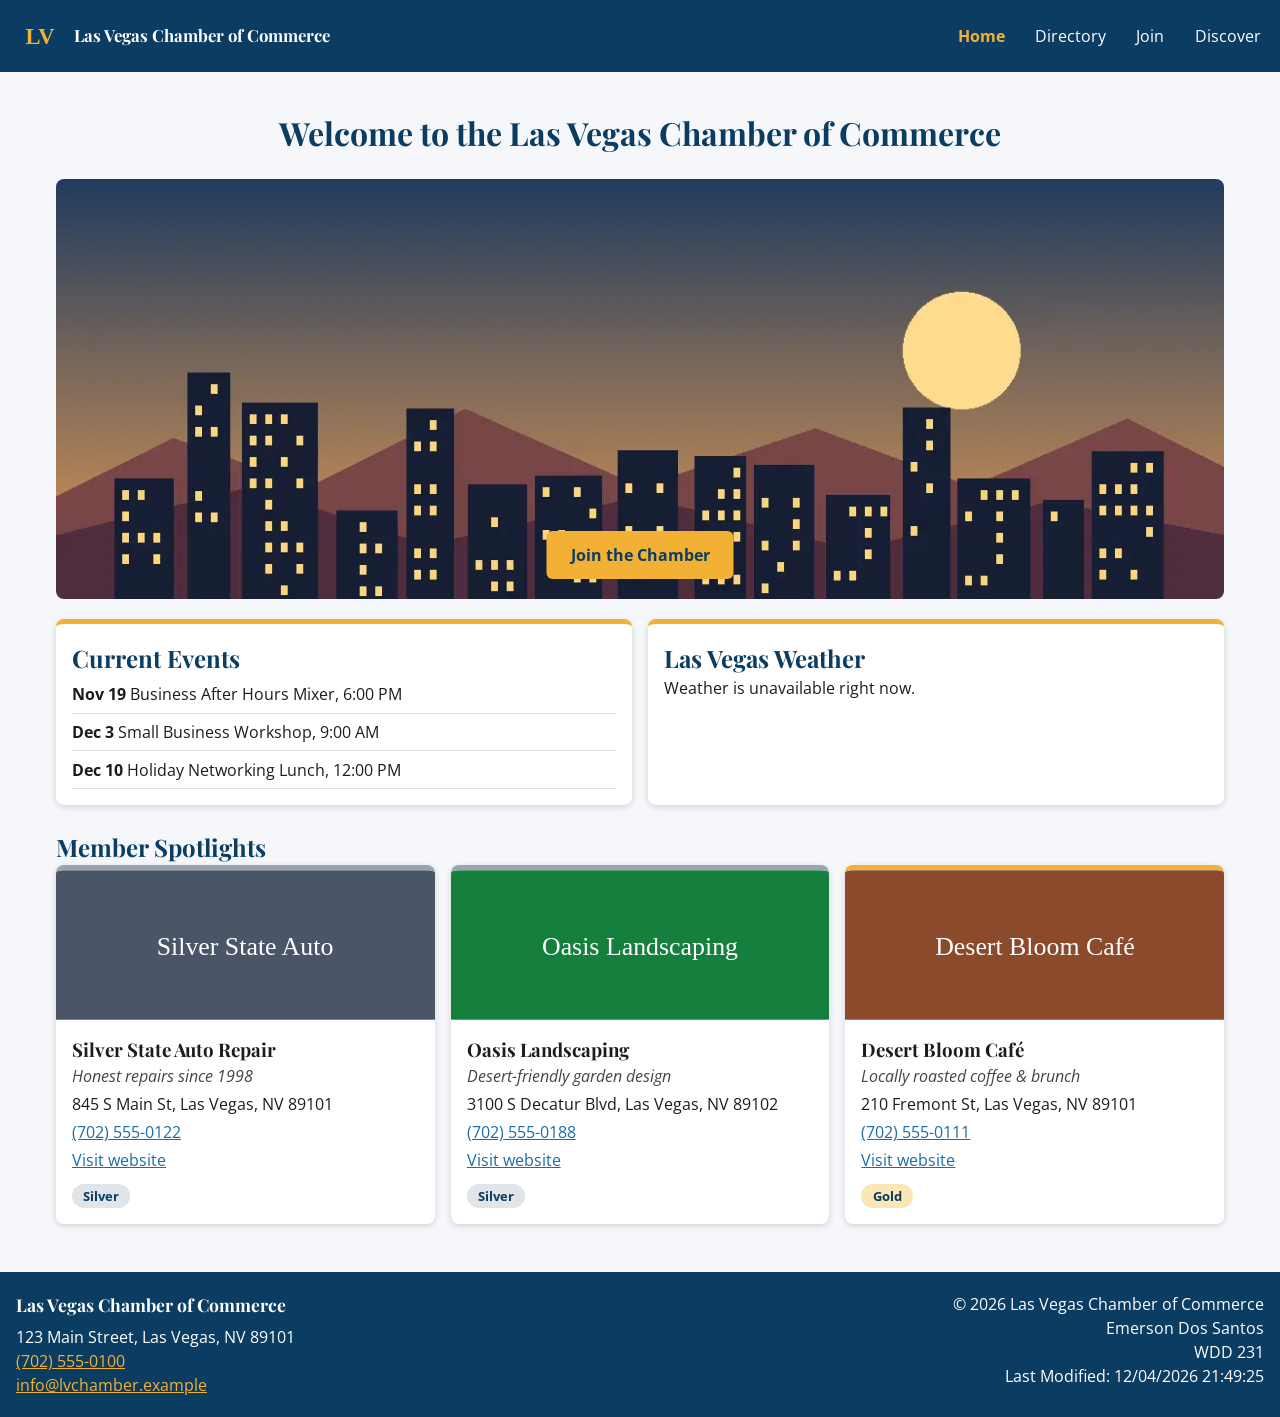
<file: chamber/index.html>
<!DOCTYPE html>
<html lang="en">
<head>
  <meta charset="UTF-8">
  <meta name="viewport" content="width=device-width, initial-scale=1">
  <title>Home | Las Vegas Chamber of Commerce</title>
  <meta name="description" content="Welcome to the Las Vegas Chamber of Commerce. See upcoming events, local weather and featured member businesses.">
  <meta name="author" content="Emerson Dos Santos">

  <link rel="icon" type="image/svg+xml" href="images/favicon.svg">

  <!-- Facebook / Open Graph -->
  <meta property="og:title" content="Home | Las Vegas Chamber of Commerce">
  <meta property="og:description" content="Events, weather and featured businesses from the Las Vegas Chamber of Commerce.">
  <meta property="og:image" content="https://emersonsud.github.io/wdd231/chamber/images/og-image.png">
  <meta property="og:url" content="https://emersonsud.github.io/wdd231/chamber/index.html">
  <meta property="og:type" content="website">

  <link rel="preconnect" href="https://fonts.googleapis.com">
  <link rel="preconnect" href="https://fonts.gstatic.com" crossorigin>
  <link href="https://fonts.googleapis.com/css2?family=Open+Sans:wght@400;700&family=Playfair+Display:wght@700&display=swap" rel="stylesheet">
  <link rel="stylesheet" href="styles/normalize.css">
  <link rel="stylesheet" href="styles/small.css">
  <link rel="stylesheet" href="styles/larger.css">
  <script src="scripts/home.js" type="module"></script>
</head>
<body>
  <header>
    <a href="index.html" class="brand">
      <img src="images/favicon.svg" alt="Las Vegas Chamber logo" width="48" height="48">
      <span>Las Vegas Chamber of Commerce</span>
    </a>
    <button id="menu-button" aria-expanded="false" aria-controls="primary-nav" aria-label="Toggle menu">&#9776;</button>
    <nav id="primary-nav" aria-label="Main navigation">
      <ul>
        <li><a href="index.html" class="active" aria-current="page">Home</a></li>
        <li><a href="directory.html">Directory</a></li>
        <li><a href="join.html">Join</a></li>
        <li><a href="discover.html">Discover</a></li>
      </ul>
    </nav>
  </header>

  <main>
    <h1>Welcome to the Las Vegas Chamber of Commerce</h1>

    <section class="hero" aria-label="Featured">
      <img src="images/hero-1200.webp"
           srcset="images/hero-600.webp 600w, images/hero-1200.webp 1200w"
           sizes="100vw" width="1200" height="500"
           alt="Las Vegas skyline at sunset with mountains in the background"
           fetchpriority="high">
      <a href="join.html" class="cta">Join the Chamber</a>
    </section>

    <div class="home-grid">
      <section class="panel" id="events">
        <h2>Current Events</h2>
        <ul>
          <li><strong>Nov 19</strong> Business After Hours Mixer, 6:00 PM</li>
          <li><strong>Dec 3</strong> Small Business Workshop, 9:00 AM</li>
          <li><strong>Dec 10</strong> Holiday Networking Lunch, 12:00 PM</li>
        </ul>
      </section>

      <section class="panel" id="weather">
        <h2>Las Vegas Weather</h2>
        <div id="weather-content">
          <div class="weather-now">
            <img id="weather-icon" src="[data-uri]" alt="" width="50" height="50">
            <p><span id="temp">--°F</span> <span id="desc">Loading...</span></p>
          </div>
          <h3>3-Day Forecast</h3>
          <ul id="forecast"></ul>
        </div>
      </section>
    </div>

    <section class="spotlight-section">
      <h2>Member Spotlights</h2>
      <div id="spotlights"></div>
    </section>
  </main>

  <footer>
    <div class="footer-contact">
      <h2>Las Vegas Chamber of Commerce</h2>
      <p>123 Main Street, Las Vegas, NV 89101</p>
      <p><a href="tel:+17025550100">(702) 555-0100</a></p>
      <p><a href="mailto:info@lvchamber.example">info@lvchamber.example</a></p>
    </div>
    <div class="footer-dev">
      <p>&copy; <span id="year"></span> Las Vegas Chamber of Commerce</p>
      <p>Emerson Dos Santos</p>
      <p>WDD 231</p>
      <p>Last Modified: <span id="lastModified"></span></p>
    </div>
  </footer>
</body>
</html>
</file>
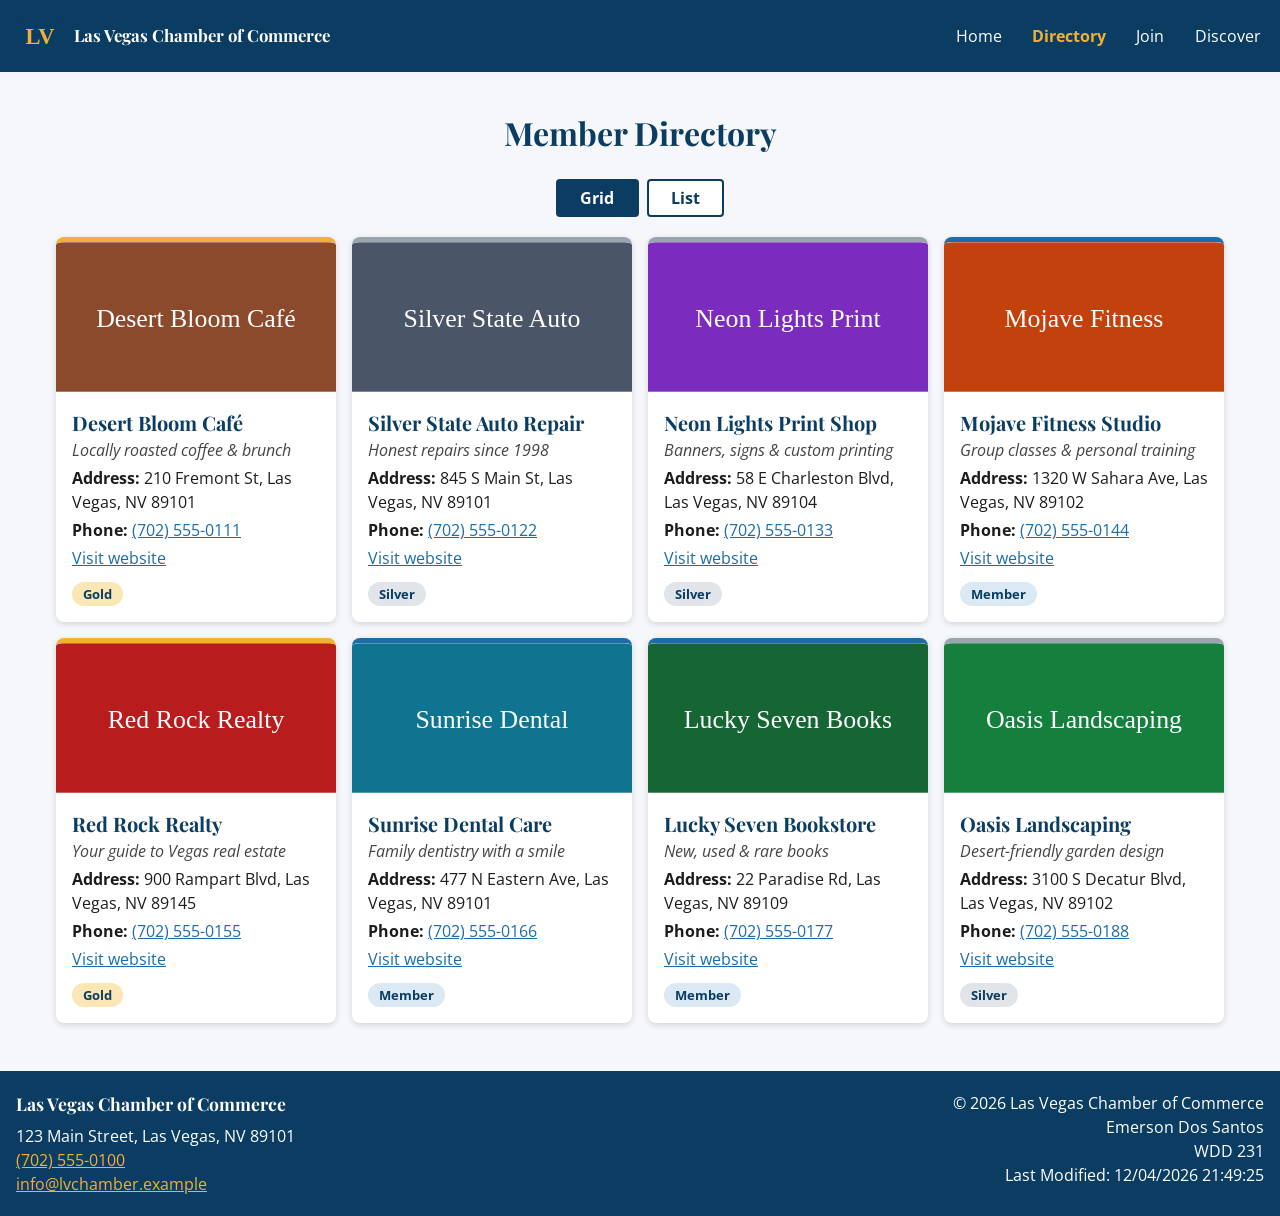
<file: chamber/directory.html>
<!DOCTYPE html>
<html lang="en">
<head>
  <meta charset="UTF-8">
  <meta name="viewport" content="width=device-width, initial-scale=1">
  <title>Directory | Las Vegas Chamber of Commerce</title>
  <meta name="description" content="Browse the member directory of the Las Vegas Chamber of Commerce: local businesses, contact details and membership levels.">
  <meta name="author" content="Emerson Dos Santos">

  <link rel="icon" type="image/svg+xml" href="images/favicon.svg">

  <!-- Facebook / Open Graph -->
  <meta property="og:title" content="Directory | Las Vegas Chamber of Commerce">
  <meta property="og:description" content="Discover the local businesses that make up the Las Vegas Chamber of Commerce.">
  <meta property="og:image" content="https://emersonsud.github.io/wdd231/chamber/images/og-image.png">
  <meta property="og:url" content="https://emersonsud.github.io/wdd231/chamber/directory.html">
  <meta property="og:type" content="website">

  <link rel="preconnect" href="https://fonts.googleapis.com">
  <link rel="preconnect" href="https://fonts.gstatic.com" crossorigin>
  <link href="https://fonts.googleapis.com/css2?family=Open+Sans:wght@400;700&family=Playfair+Display:wght@700&display=swap" rel="stylesheet">
  <link rel="stylesheet" href="styles/normalize.css">
  <link rel="stylesheet" href="styles/small.css">
  <link rel="stylesheet" href="styles/larger.css">
  <script src="scripts/directory.js" type="module"></script>
</head>
<body>
  <header>
    <a href="index.html" class="brand">
      <img src="images/favicon.svg" alt="Las Vegas Chamber logo" width="48" height="48">
      <span>Las Vegas Chamber of Commerce</span>
    </a>
    <button id="menu-button" aria-expanded="false" aria-controls="primary-nav" aria-label="Toggle menu">&#9776;</button>
    <nav id="primary-nav" aria-label="Main navigation">
      <ul>
        <li><a href="index.html">Home</a></li>
        <li><a href="directory.html" class="active" aria-current="page">Directory</a></li>
        <li><a href="join.html">Join</a></li>
        <li><a href="discover.html">Discover</a></li>
      </ul>
    </nav>
  </header>

  <main>
    <h1>Member Directory</h1>
    <div class="view-controls" role="group" aria-label="Choose layout">
      <button id="grid" class="active" aria-pressed="true">Grid</button>
      <button id="list" aria-pressed="false">List</button>
    </div>
    <section id="members" class="grid" aria-live="polite"></section>
  </main>

  <footer>
    <div class="footer-contact">
      <h2>Las Vegas Chamber of Commerce</h2>
      <p>123 Main Street, Las Vegas, NV 89101</p>
      <p><a href="tel:+17025550100">(702) 555-0100</a></p>
      <p><a href="mailto:info@lvchamber.example">info@lvchamber.example</a></p>
    </div>
    <div class="footer-dev">
      <p>&copy; <span id="year"></span> Las Vegas Chamber of Commerce</p>
      <p>Emerson Dos Santos</p>
      <p>WDD 231</p>
      <p>Last Modified: <span id="lastModified"></span></p>
    </div>
  </footer>
</body>
</html>
</file>
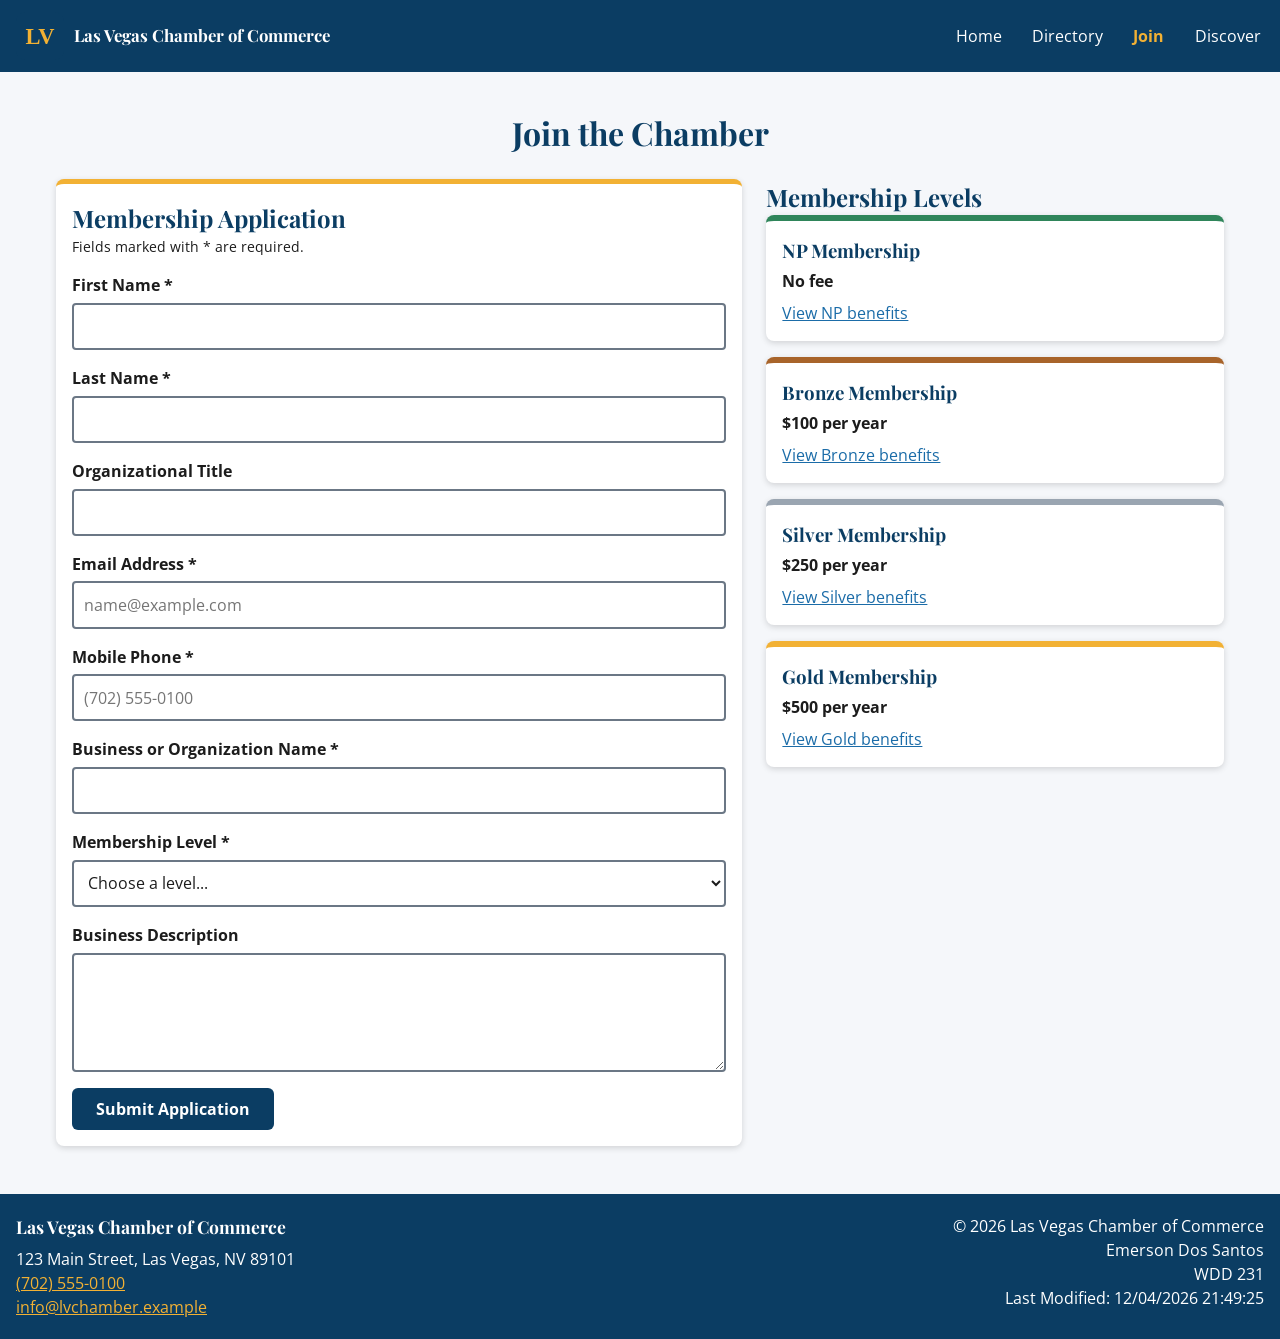
<file: chamber/join.html>
<!DOCTYPE html>
<html lang="en">
<head>
  <meta charset="UTF-8">
  <meta name="viewport" content="width=device-width, initial-scale=1">
  <title>Join | Las Vegas Chamber of Commerce</title>
  <meta name="description" content="Apply for membership in the Las Vegas Chamber of Commerce and compare the NP, Bronze, Silver and Gold membership levels.">
  <meta name="author" content="Emerson Dos Santos">
  <meta property="og:title" content="Join | Las Vegas Chamber of Commerce">
  <meta property="og:description" content="Apply for membership and compare the benefits of each level.">
  <meta property="og:image" content="https://emersonsud.github.io/wdd231/chamber/images/og-image.png">
  <meta property="og:url" content="https://emersonsud.github.io/wdd231/chamber/join.html">
  <meta property="og:type" content="website">
  <link rel="icon" type="image/svg+xml" href="images/favicon.svg">
  <link rel="preconnect" href="https://fonts.googleapis.com">
  <link rel="preconnect" href="https://fonts.gstatic.com" crossorigin>
  <link href="https://fonts.googleapis.com/css2?family=Open+Sans:wght@400;700&family=Playfair+Display:wght@700&display=swap" rel="stylesheet">
  <link rel="stylesheet" href="styles/normalize.css">
  <link rel="stylesheet" href="styles/small.css">
  <link rel="stylesheet" href="styles/larger.css">
  <script src="scripts/join.js" type="module"></script>
</head>
<body>
  <header>
    <a href="index.html" class="brand">
      <img src="images/favicon.svg" alt="Las Vegas Chamber logo" width="48" height="48">
      <span>Las Vegas Chamber of Commerce</span>
    </a>
    <button id="menu-button" aria-expanded="false" aria-controls="primary-nav" aria-label="Toggle menu">&#9776;</button>
    <nav id="primary-nav" aria-label="Main navigation">
      <ul>
        <li><a href="index.html">Home</a></li>
        <li><a href="directory.html">Directory</a></li>
        <li><a href="join.html" class="active" aria-current="page">Join</a></li>
        <li><a href="discover.html">Discover</a></li>
      </ul>
    </nav>
  </header>

  <main>
    <h1>Join the Chamber</h1>

    <div class="join-layout">
      <section class="panel" aria-labelledby="form-title">
        <h2 id="form-title">Membership Application</h2>
        <p class="req-note">Fields marked with * are required.</p>

        <form class="join-form" action="thankyou.html" method="get">
          <label>First Name <span aria-hidden="true">*</span>
            <input type="text" name="fname" title="Enter your first name" autocomplete="given-name" required>
          </label>

          <label>Last Name <span aria-hidden="true">*</span>
            <input type="text" name="lname" title="Enter your last name" autocomplete="family-name" required>
          </label>

          <label>Organizational Title
            <input type="text" name="orgtitle" title="At least 7 characters: letters, hyphens and spaces only" autocomplete="organization-title" pattern="[A-Za-z\- ]{7,}">
          </label>

          <label>Email Address <span aria-hidden="true">*</span>
            <input type="email" name="email" title="Enter a valid email address" autocomplete="email" placeholder="name@example.com" required>
          </label>

          <label>Mobile Phone <span aria-hidden="true">*</span>
            <input type="tel" name="phone" title="Enter a mobile phone number with at least 10 digits" autocomplete="tel" pattern="[0-9+\(\)\-\s.]{10,20}" placeholder="(702) 555-0100" required>
          </label>

          <label>Business or Organization Name <span aria-hidden="true">*</span>
            <input type="text" name="organization" title="Enter the name of your business or organization" autocomplete="organization" required>
          </label>

          <label>Membership Level <span aria-hidden="true">*</span>
            <select name="membership" title="Choose a membership level" required>
              <option value="">Choose a level...</option>
              <option value="np">NP Membership (non-profit, no fee)</option>
              <option value="bronze">Bronze Membership</option>
              <option value="silver">Silver Membership</option>
              <option value="gold">Gold Membership</option>
            </select>
          </label>

          <label>Business Description
            <textarea name="description" title="Briefly describe your business or organization" rows="4"></textarea>
          </label>

          <input type="hidden" name="timestamp" id="timestamp">

          <button type="submit">Submit Application</button>
        </form>
      </section>

      <section class="levels" aria-labelledby="levels-title">
        <h2 id="levels-title">Membership Levels</h2>
        <div class="level-list">
          <article class="membership-card np">
            <h3>NP Membership</h3>
            <p class="price">No fee</p>
            <a href="#np-modal" data-modal="np-modal">View NP benefits</a>
          </article>
          <article class="membership-card bronze">
            <h3>Bronze Membership</h3>
            <p class="price">$100 per year</p>
            <a href="#bronze-modal" data-modal="bronze-modal">View Bronze benefits</a>
          </article>
          <article class="membership-card silver">
            <h3>Silver Membership</h3>
            <p class="price">$250 per year</p>
            <a href="#silver-modal" data-modal="silver-modal">View Silver benefits</a>
          </article>
          <article class="membership-card gold">
            <h3>Gold Membership</h3>
            <p class="price">$500 per year</p>
            <a href="#gold-modal" data-modal="gold-modal">View Gold benefits</a>
          </article>
        </div>
      </section>
    </div>
  </main>

  <dialog id="np-modal" aria-labelledby="np-title">
    <button type="button" class="modal-close" aria-label="Close NP benefits">&times;</button>
    <h2 id="np-title">NP Membership</h2>
    <p>For non-profit organizations. No fee.</p>
    <ul class="benefits">
      <li>Listing in the member directory</li>
      <li>Monthly chamber newsletter</li>
      <li>Access to open networking events</li>
    </ul>
  </dialog>

  <dialog id="bronze-modal" aria-labelledby="bronze-title">
    <button type="button" class="modal-close" aria-label="Close Bronze benefits">&times;</button>
    <h2 id="bronze-title">Bronze Membership</h2>
    <p>$100 per year.</p>
    <ul class="benefits">
      <li>Everything in NP membership</li>
      <li>Discounts on chamber events</li>
      <li>Business listing with website link</li>
    </ul>
  </dialog>

  <dialog id="silver-modal" aria-labelledby="silver-title">
    <button type="button" class="modal-close" aria-label="Close Silver benefits">&times;</button>
    <h2 id="silver-title">Silver Membership</h2>
    <p>$250 per year.</p>
    <ul class="benefits">
      <li>Everything in Bronze membership</li>
      <li>Free admission to training workshops</li>
      <li>Spotlight position on the home page</li>
    </ul>
  </dialog>

  <dialog id="gold-modal" aria-labelledby="gold-title">
    <button type="button" class="modal-close" aria-label="Close Gold benefits">&times;</button>
    <h2 id="gold-title">Gold Membership</h2>
    <p>$500 per year.</p>
    <ul class="benefits">
      <li>Everything in Silver membership</li>
      <li>Priority spotlight position on the home page</li>
      <li>Free event advertising and a banner in the newsletter</li>
    </ul>
  </dialog>

  <footer>
    <div class="footer-contact">
      <h2>Las Vegas Chamber of Commerce</h2>
      <p>123 Main Street, Las Vegas, NV 89101</p>
      <p><a href="tel:+17025550100">(702) 555-0100</a></p>
      <p><a href="mailto:info@lvchamber.example">info@lvchamber.example</a></p>
    </div>
    <div class="footer-dev">
      <p>&copy; <span id="year"></span> Las Vegas Chamber of Commerce</p>
      <p>Emerson Dos Santos</p>
      <p>WDD 231</p>
      <p>Last Modified: <span id="lastModified"></span></p>
    </div>
  </footer>
</body>
</html>
</file>
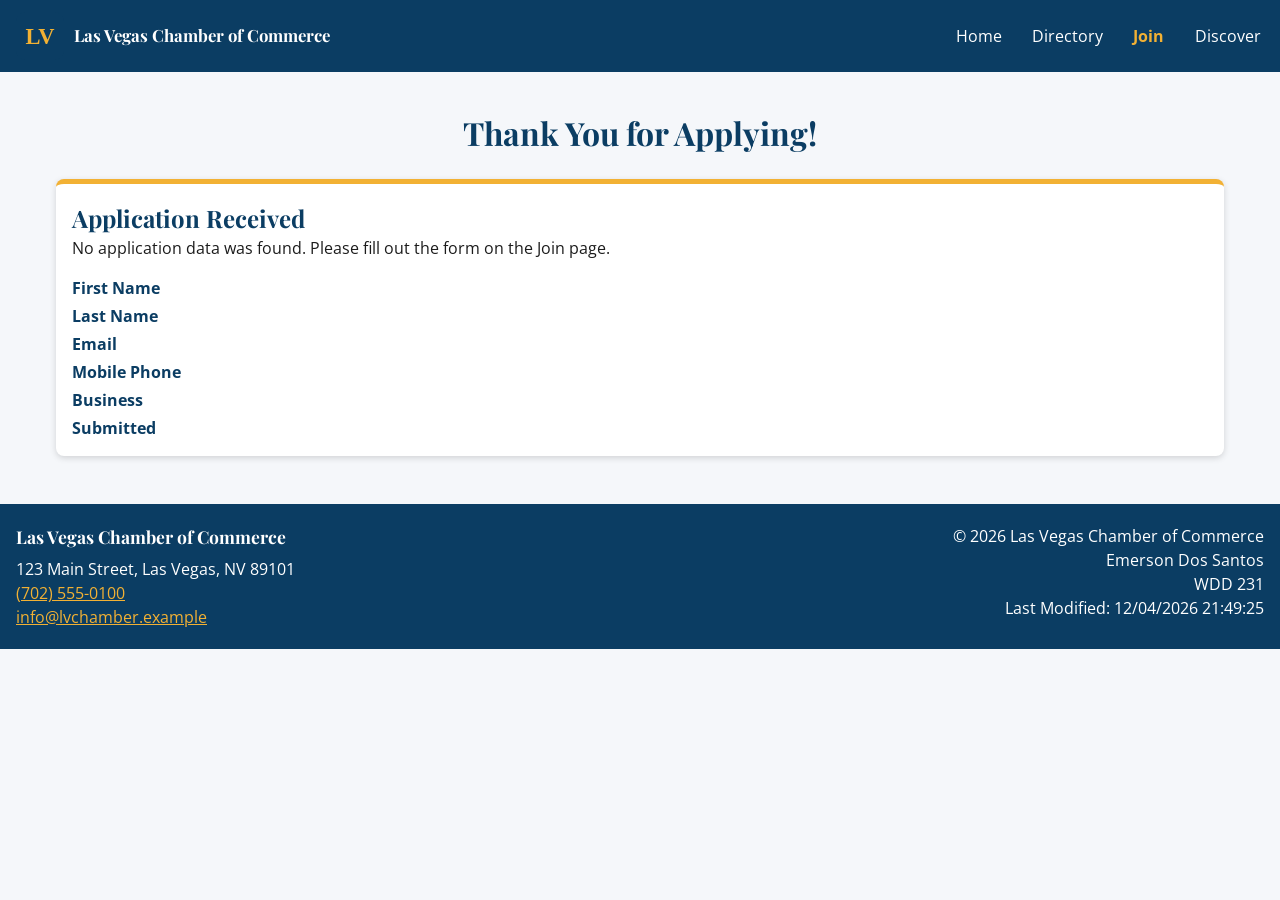
<file: chamber/thankyou.html>
<!DOCTYPE html>
<html lang="en">
<head>
  <meta charset="UTF-8">
  <meta name="viewport" content="width=device-width, initial-scale=1">
  <title>Thank You | Join the Las Vegas Chamber of Commerce</title>
  <meta name="description" content="Thank you for applying for membership in the Las Vegas Chamber of Commerce.">
  <meta name="author" content="Emerson Dos Santos">
  <meta property="og:title" content="Thank You | Join the Las Vegas Chamber of Commerce">
  <meta property="og:description" content="Thank you for applying! Your Las Vegas Chamber of Commerce membership application has been received and we will be in touch soon.">
  <meta property="og:image" content="https://emersonsud.github.io/wdd231/chamber/images/og-image.png">
  <meta property="og:url" content="https://emersonsud.github.io/wdd231/chamber/thankyou.html">
  <meta property="og:type" content="website">
  <link rel="icon" type="image/svg+xml" href="images/favicon.svg">
  <link rel="preconnect" href="https://fonts.googleapis.com">
  <link rel="preconnect" href="https://fonts.gstatic.com" crossorigin>
  <link href="https://fonts.googleapis.com/css2?family=Open+Sans:wght@400;700&family=Playfair+Display:wght@700&display=swap" rel="stylesheet">
  <link rel="stylesheet" href="styles/normalize.css">
  <link rel="stylesheet" href="styles/small.css">
  <link rel="stylesheet" href="styles/larger.css">
  <script src="scripts/thankyou.js" type="module"></script>
</head>
<body>
  <header>
    <a href="index.html" class="brand">
      <img src="images/favicon.svg" alt="Las Vegas Chamber logo" width="48" height="48">
      <span>Las Vegas Chamber of Commerce</span>
    </a>
    <button id="menu-button" aria-expanded="false" aria-controls="primary-nav" aria-label="Toggle menu">&#9776;</button>
    <nav id="primary-nav" aria-label="Main navigation">
      <ul>
        <li><a href="index.html">Home</a></li>
        <li><a href="directory.html">Directory</a></li>
        <li><a href="join.html" class="active" aria-current="page">Join</a></li>
        <li><a href="discover.html">Discover</a></li>
      </ul>
    </nav>
  </header>

  <main>
    <h1>Thank You for Applying!</h1>
    <section class="panel">
      <h2>Application Received</h2>
      <p id="thanks-message">We have received your membership application. A chamber representative will contact you soon.</p>
      <dl class="summary">
        <dt>First Name</dt><dd id="out-fname"></dd>
        <dt>Last Name</dt><dd id="out-lname"></dd>
        <dt>Email</dt><dd id="out-email"></dd>
        <dt>Mobile Phone</dt><dd id="out-phone"></dd>
        <dt>Business</dt><dd id="out-organization"></dd>
        <dt>Submitted</dt><dd id="out-timestamp"></dd>
      </dl>
    </section>
  </main>

  <footer>
    <div class="footer-contact">
      <h2>Las Vegas Chamber of Commerce</h2>
      <p>123 Main Street, Las Vegas, NV 89101</p>
      <p><a href="tel:+17025550100">(702) 555-0100</a></p>
      <p><a href="mailto:info@lvchamber.example">info@lvchamber.example</a></p>
    </div>
    <div class="footer-dev">
      <p>&copy; <span id="year"></span> Las Vegas Chamber of Commerce</p>
      <p>Emerson Dos Santos</p>
      <p>WDD 231</p>
      <p>Last Modified: <span id="lastModified"></span></p>
    </div>
  </footer>
</body>
</html>
</file>
<file: chamber/styles/small.css>
:root{
  --primary:#0b3d63;
  --secondary:#1b6ca8;
  --accent:#f2b134;
  --bg:#f5f7fa;
  --text:#1c1c1c;
  --white:#ffffff;
  --heading-font:"Playfair Display",Georgia,serif;
  --body-font:"Open Sans",Arial,sans-serif;
}
body{font-family:var(--body-font);background:var(--bg);color:var(--text);line-height:1.5}
h1,h2,h3{font-family:var(--heading-font)}

/* Header + nav */
header{background:var(--primary);color:var(--white);display:flex;flex-wrap:wrap;align-items:center;justify-content:space-between;padding:.75rem 1rem}
.brand{display:flex;align-items:center;gap:.6rem;color:var(--white);text-decoration:none;font-family:var(--heading-font);font-size:1.05rem;font-weight:bold}
#menu-button{background:none;border:2px solid var(--white);color:var(--white);font-size:1.6rem;padding:.1rem .6rem;border-radius:4px}
#primary-nav{width:100%;display:none}
#primary-nav.open{display:block}
#primary-nav a{display:block;padding:.7rem 0;color:var(--white);text-decoration:none;border-top:1px solid #ffffff40}
#primary-nav a:hover,#primary-nav a.active{color:var(--accent);font-weight:bold}

/* Main */
main{padding:1rem;max-width:1200px;margin:0 auto}
main h1{color:var(--primary);text-align:center}
.view-controls{display:flex;justify-content:center;gap:.5rem;margin-bottom:1.25rem}
.view-controls button{background:var(--white);color:var(--primary);border:2px solid var(--primary);padding:.5rem 1.4rem;border-radius:4px;font-weight:bold}
.view-controls button.active{background:var(--primary);color:var(--white)}

/* Members */
#members{display:grid;gap:1rem}
.card{background:var(--white);border-radius:8px;box-shadow:0 2px 6px #00000026;overflow:hidden;border-top:5px solid var(--secondary)}
.card.level-2{border-top-color:#9aa5b1}
.card.level-3{border-top-color:var(--accent)}
.card img{width:100%;height:150px;object-fit:cover;background:#e3e8ee}
.card-body{padding:1rem}
.card h2{font-size:1.25rem;color:var(--primary)}
.tagline{font-style:italic;color:#444;margin-bottom:.5rem}
.card p{margin-bottom:.25rem;overflow-wrap:anywhere}
.card a{color:var(--secondary)}
.badge{display:inline-block;margin-top:.5rem;padding:.15rem .7rem;border-radius:20px;font-size:.8rem;font-weight:bold;background:#dbe9f5;color:var(--primary)}
.level-2 .badge{background:#e1e5ea}
.level-3 .badge{background:#fbe7b5}

/* List view */
#members.list{grid-template-columns:1fr}
#members.list .card{display:flex;align-items:center;border-top:0;border-left:6px solid var(--secondary)}
#members.list .card.level-2{border-left-color:#9aa5b1}
#members.list .card.level-3{border-left-color:var(--accent)}
#members.list .card img{display:none}
#members.list .card-body{padding:.75rem 1rem}

/* Footer */
footer{background:var(--primary);color:var(--white);padding:1.25rem 1rem;margin-top:2rem;display:grid;gap:1rem;text-align:center}
footer h2{font-size:1.1rem;margin-bottom:.4rem}
footer a{color:var(--accent)}

/* Home page */
main h2{color:var(--primary)}
.hero{position:relative;margin-bottom:1.25rem}
.hero img{width:100%;height:260px;object-fit:cover;border-radius:8px}
.cta{position:absolute;left:50%;bottom:1.25rem;transform:translateX(-50%);background:var(--accent);color:var(--primary);font-weight:bold;text-decoration:none;padding:.75rem 1.5rem;border-radius:6px;white-space:nowrap}
.cta:hover,.cta:focus-visible{background:var(--white);outline:3px solid var(--primary)}
.home-grid{display:grid;gap:1rem;margin-bottom:1.5rem}
.panel{background:var(--white);border-radius:8px;box-shadow:0 2px 6px #00000026;padding:1rem;border-top:5px solid var(--accent)}
.panel h3{font-size:1rem;margin:.75rem 0 .25rem}
#events li{padding:.4rem 0;border-bottom:1px solid #dde3ea}
.weather-now{display:flex;align-items:center;gap:.75rem}
#temp{font-size:1.6rem;font-weight:bold;color:var(--primary)}
#desc{text-transform:capitalize}
#forecast li{display:flex;justify-content:space-between;padding:.3rem 0;border-bottom:1px solid #dde3ea}
#spotlights{display:grid;gap:1rem}

/* Join + thank you pages */
.join-layout{display:grid;gap:1.5rem}
.req-note{font-size:.9rem;margin-bottom:1rem}
.join-form label{display:block;font-weight:bold;margin-bottom:1rem}
.join-form input,.join-form select,.join-form textarea{display:block;width:100%;margin-top:.35rem;padding:.6rem;border:2px solid #6b7785;border-radius:4px;font:inherit;font-weight:normal;background:var(--white);color:var(--text)}
.join-form input:focus,.join-form select:focus,.join-form textarea:focus{outline:3px solid var(--accent);border-color:var(--primary)}
.join-form button{background:var(--primary);color:var(--white);border:0;padding:.75rem 1.5rem;border-radius:6px;font-weight:bold;font-size:1rem}
.join-form button:hover,.join-form button:focus-visible{background:var(--secondary);outline:3px solid var(--accent)}

.level-list{display:grid;gap:1rem}
.membership-card{background:var(--white);border-radius:8px;box-shadow:0 2px 6px #00000026;border-top:6px solid var(--secondary);padding:1rem;animation:card-in .8s ease-out both}
.membership-card.np{border-top-color:#2f855a}
.membership-card.bronze{border-top-color:#a8642a}
.membership-card.silver{border-top-color:#9aa5b1}
.membership-card.gold{border-top-color:var(--accent)}
.membership-card:nth-child(2){animation-delay:.2s}
.membership-card:nth-child(3){animation-delay:.4s}
.membership-card:nth-child(4){animation-delay:.6s}
.membership-card h3{color:var(--primary);margin-bottom:.25rem}
.membership-card a{color:var(--secondary)}
.price{font-weight:bold;margin-bottom:.5rem}
@keyframes card-in{from{opacity:0;transform:translateY(24px)}to{opacity:1;transform:none}}
@media (prefers-reduced-motion:reduce){.membership-card{animation:none}}

dialog{width:min(90vw,460px);border:0;border-radius:8px;padding:1.25rem;box-shadow:0 8px 30px #00000066}
dialog::backdrop{background:#000000b3}
.modal-close{float:right;background:var(--primary);color:var(--white);border:0;border-radius:4px;font-size:1.4rem;line-height:1;padding:.3rem .65rem}
.benefits{list-style:disc;padding-left:1.25rem;margin:.75rem 0 0}

.summary{display:grid;gap:.25rem 1rem;margin:1rem 0 0}
.summary dt{font-weight:bold;color:var(--primary)}
.summary dd{margin:0 0 .75rem;overflow-wrap:anywhere}
</file>
<file: chamber/styles/larger.css>
@media (min-width: 700px) {
  #menu-button{display:none}
  #primary-nav{display:block;width:auto}
  #primary-nav ul{display:flex;gap:1.5rem}
  #primary-nav a{border-top:0;padding:.4rem .2rem}
  header{flex-wrap:nowrap}

  #members.grid{grid-template-columns:repeat(auto-fill,minmax(260px,1fr))}

  #members.list .card:nth-child(even){background:#eef3f8}

  footer{grid-template-columns:1fr 1fr;text-align:left}
  footer .footer-dev{text-align:right}

  .hero img{height:420px}
  .home-grid{grid-template-columns:1fr 1fr}
  #spotlights{grid-template-columns:repeat(3,1fr)}

  .join-layout{grid-template-columns:3fr 2fr;align-items:start}
  .summary{grid-template-columns:max-content 1fr}
}
</file>
